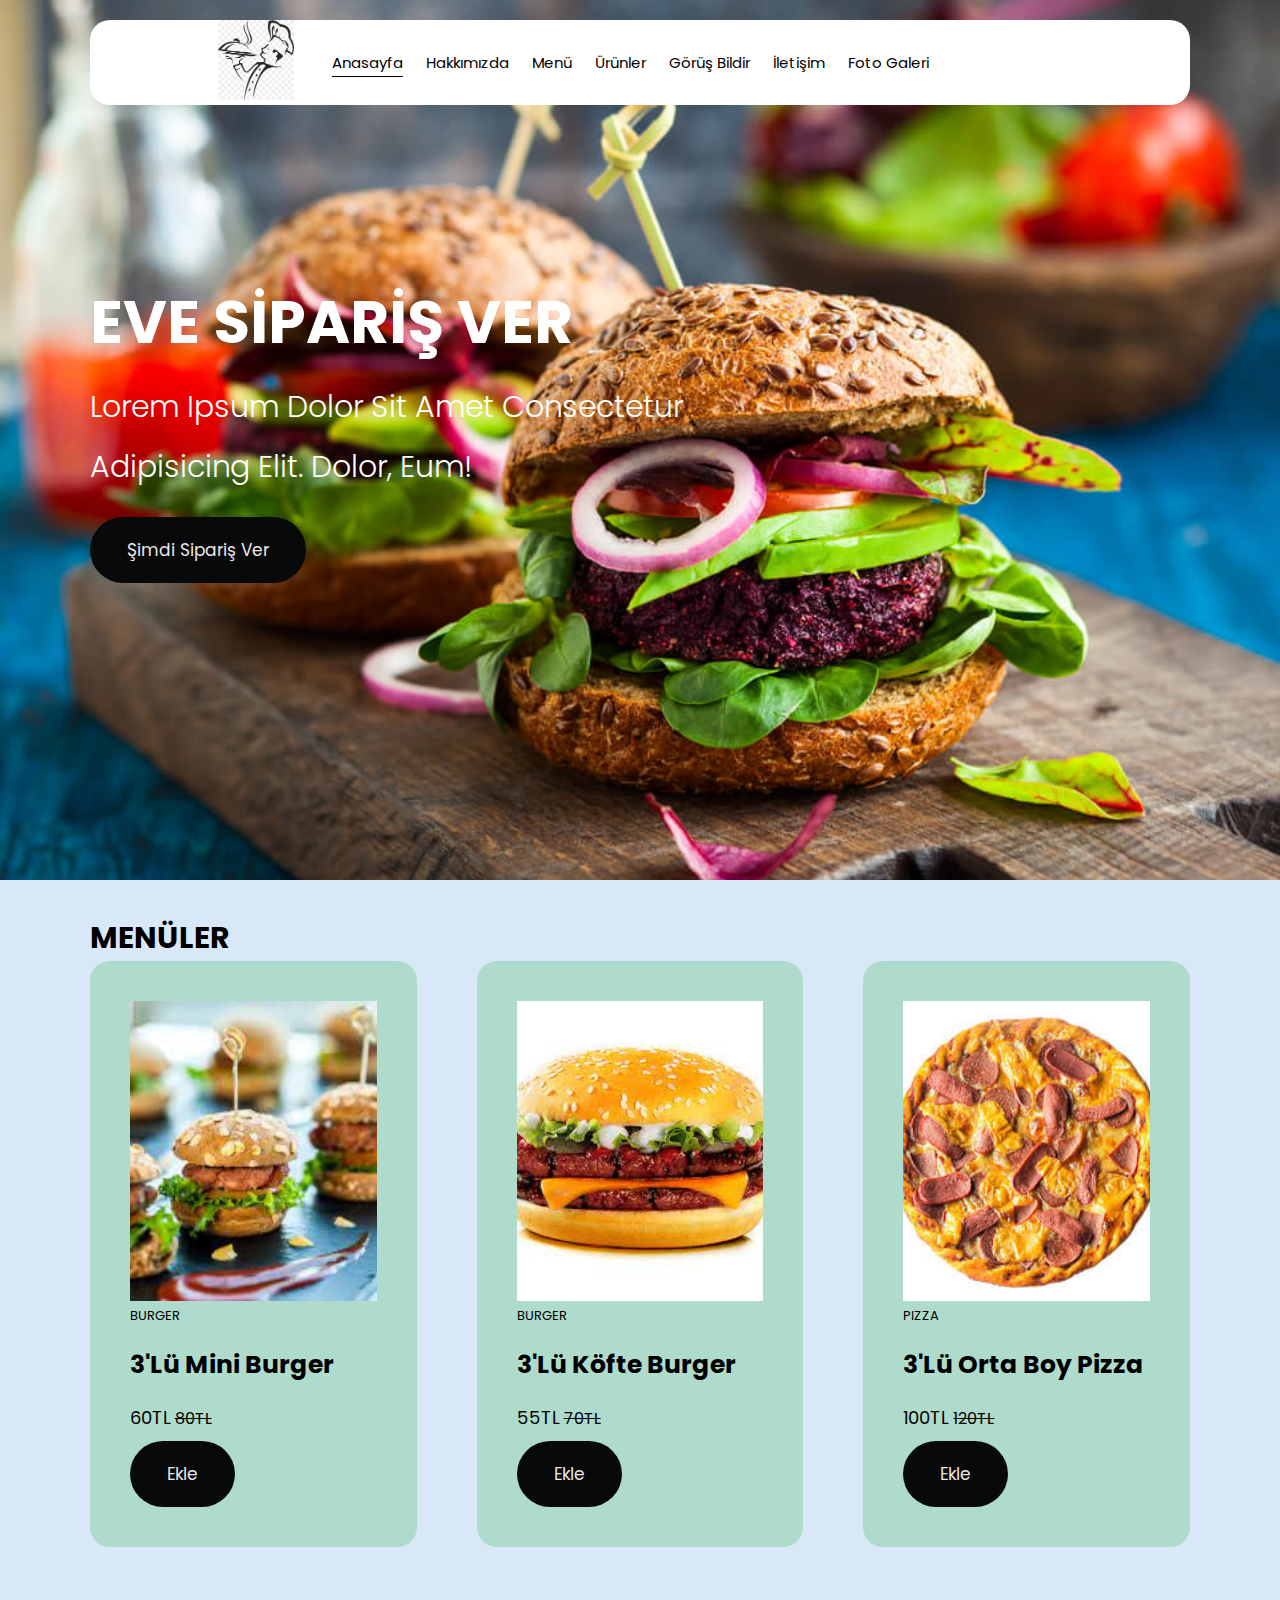
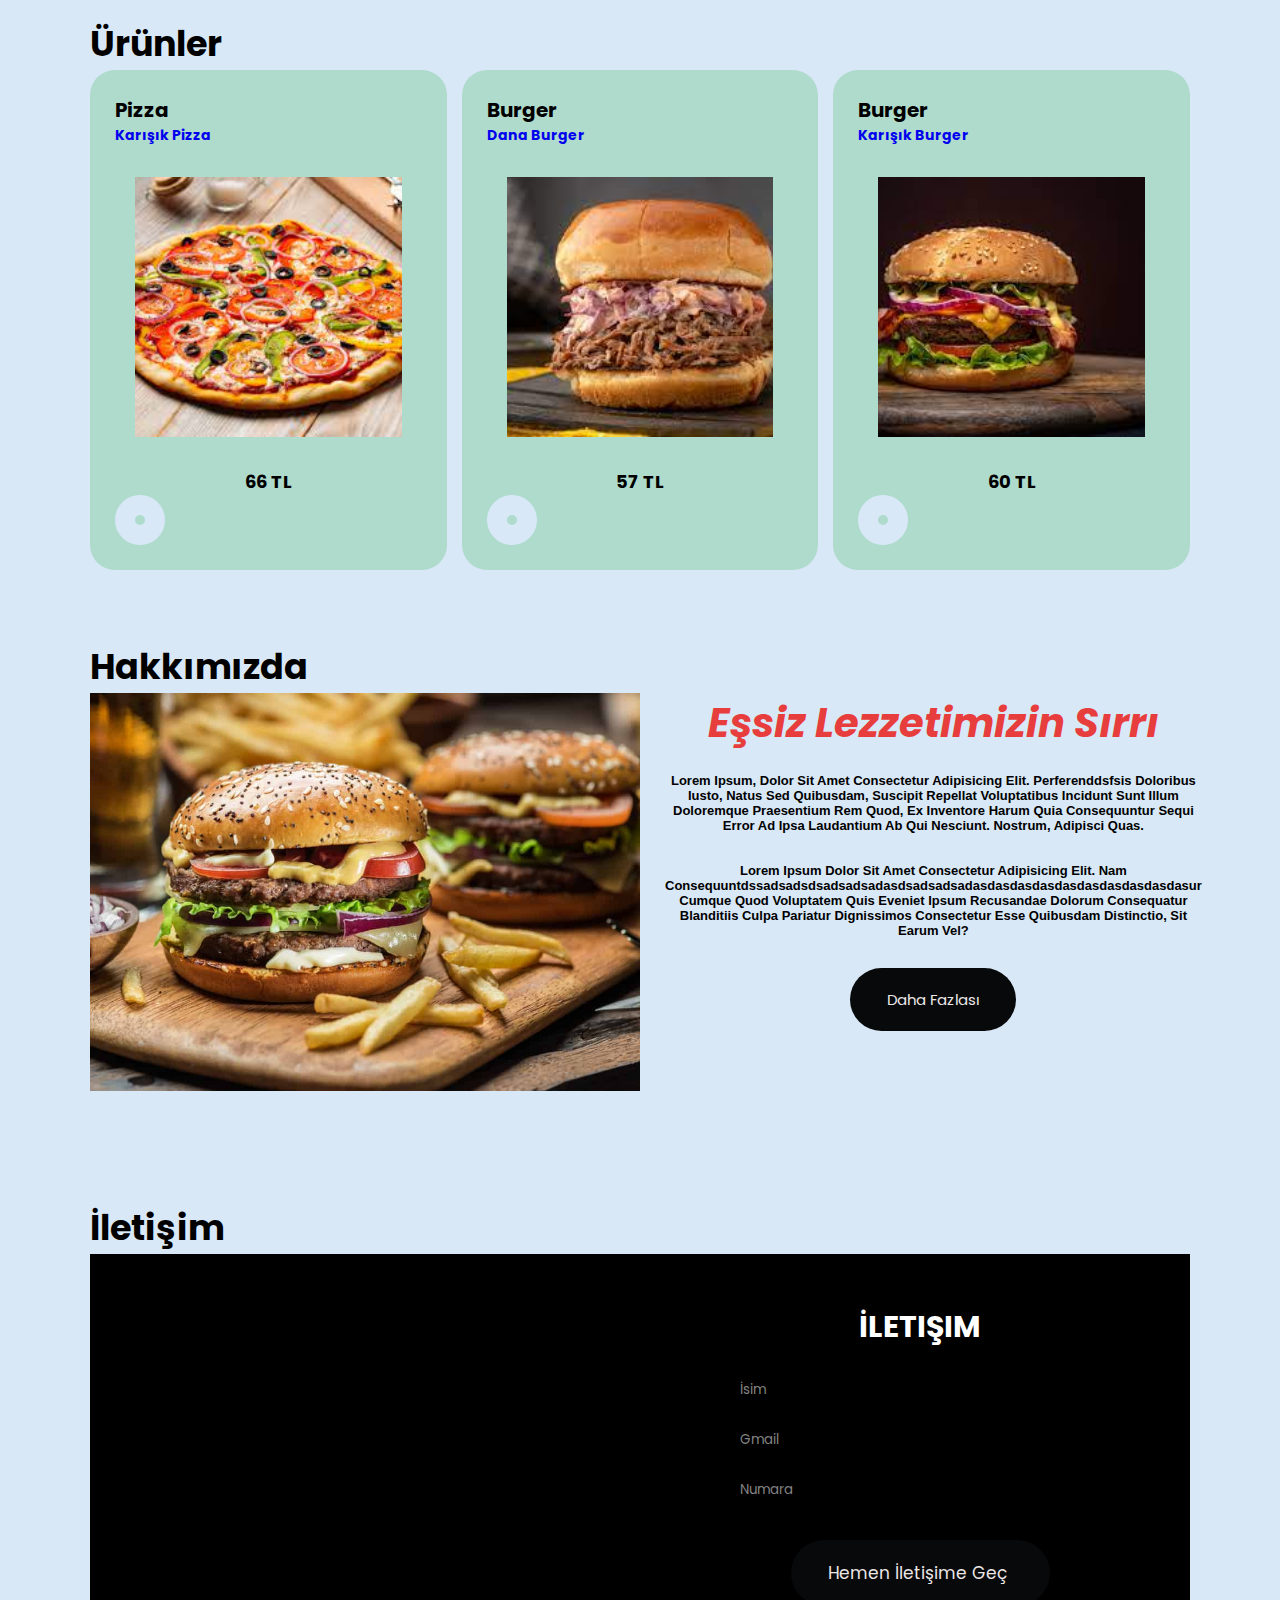
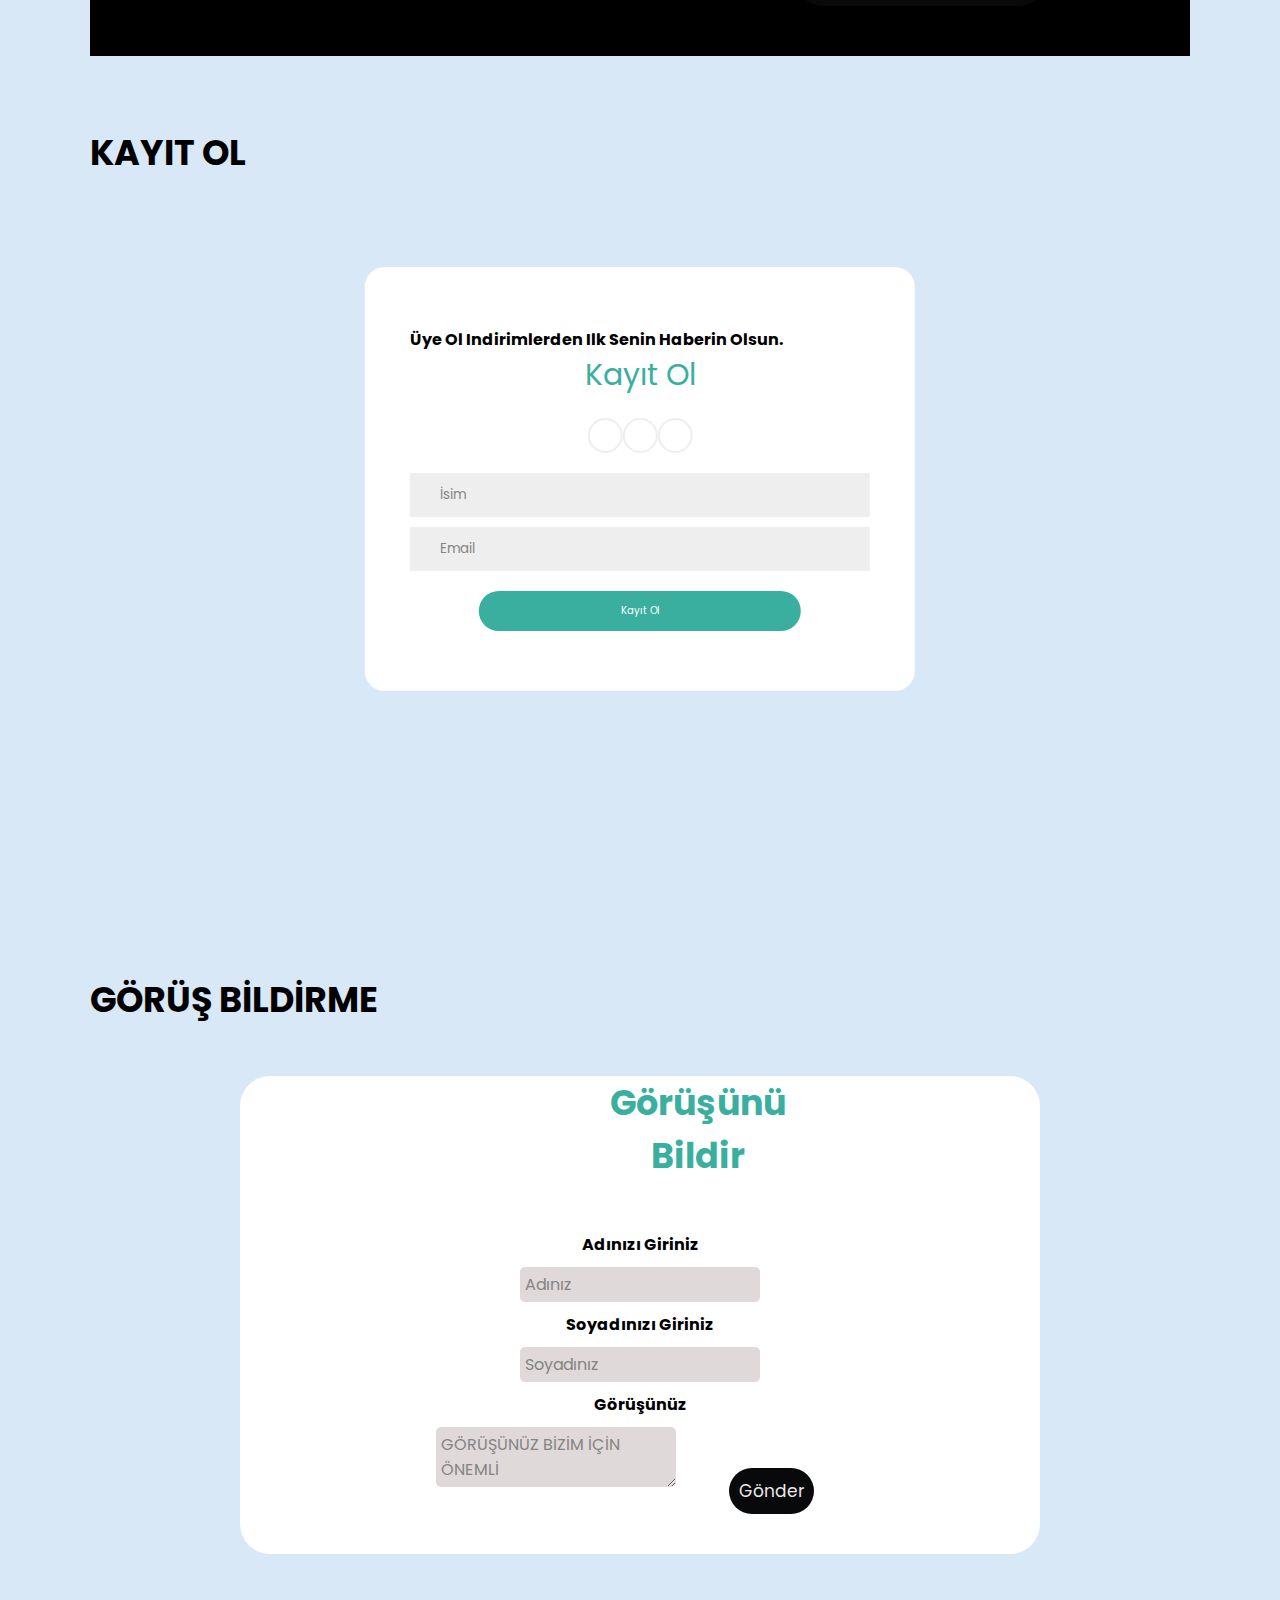
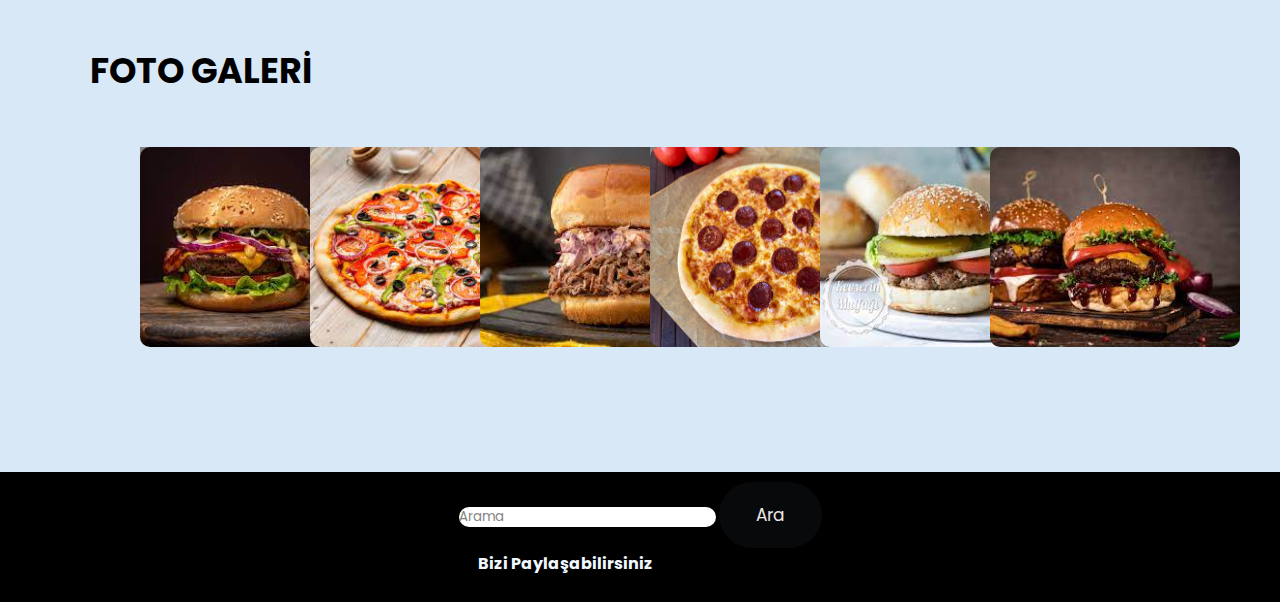
<file: sayfam/index.html>
<!DOCTYPE html>
<html lang="en">
<head>
    <meta charset="UTF-8">
    <meta http-equiv="X-UA-Compatible" content="IE=edge">
    <meta name="viewport" content="width=device-width, initial-scale=1.0">
    <link rel="stylesheet" href="https://cdnjs.cloudflare.com/ajax/libs/font-awesome/6.4.0/css/all.min.css" integrity="sha512-iecdLmaskl7CVkqkXNQ/ZH/XLlvWZOJyj7Yy7tcenmpD1ypASozpmT/E0iPtmFIB46ZmdtAc9eNBvH0H/ZpiBw==" crossorigin="anonymous" referrerpolicy="no-referrer" />
    <title>Restourant Web Sitem</title>
<link rel="stylesheet" href="style.css">



</head>


<body>
    <header class="header">
        <a href="#">
<img src="Resimler/png-transparent-chef-logo-thumbnail.png" alt="chef logosu">
</a>
<nav class="nav" >
    <a href="#" class="anasayfa">Anasayfa</a>
    <a href="#">Hakkımızda</a>
    <a href="#">Menü</a>
    <a href="#">Ürünler</a>
    <a href="#">Görüş Bildir</a>
    <a href="#">İletişim</a>
    <a href="#">Foto Galeri</a>
</nav>
<div class="arama">
<button><i class="fas fa-search"></i></button>
<button><i class="fas fa-shopping-cart"></i></button>
<button id="menu-btn"><i class="fas fa-bars"></i></button>
</div>
<div class="search-form"></div>
</header>
<section class="home">
   <div class="content"> 
    <h2>EVE SİPARİŞ VER</h2>
    <P>Lorem ipsum dolor sit amet consectetur adipisicing elit. Dolor, eum!</P>
 <a href="#" class="sipariş">Şimdi Sipariş Ver</a></div> 
 <!-- // sipariş classı sipariş ver butonunu temsil eder yani butonları temsil eder -->
</section>
<!-- MENÜ KODLARININ BAŞLANGIÇ YERİ -->
<section class="menü">
    <h2> <span>Menüler</span> </h2>
    <div class="kutular">
        <div class="kutu">
         <div class="başlık"> 
<img src="Resimler/indir.jpg" alt="burger">
<span class="kategori">Burger</span>
<h3>3'lü Mini Burger</h3>
<div class="fiyat">60TL <span>80TL</span></div>
         </div>
         <div class="bottom">
<a class="sipariş" href="#">Ekle</a>
         </div>
        </div>
        <div class="kutu">
            <div class="başlık"> 
   <img src="Resimler/indir 1.jpg"  alt="burger">
   <span class="kategori">Burger</span>
   <h3>3'lü Köfte Burger</h3>
   <div class="fiyat">55TL <span>70TL</span></div>
            </div>
            <div class="bottom">
   <a class="sipariş" href="#">Ekle</a>
            </div>
           </div>
           <div class="kutu">
            <div class="başlık"> 
   <img src="Resimler/images.jpg"  alt="pizza">
   <span class="kategori">Pizza</span>
   <h3>3'lü orta Boy Pizza </h3>
   <div class="fiyat">100TL <span>120TL</span></div>
            </div>
            <div class="bottom">
   <a class="sipariş" href="#">Ekle</a>
            </div>
           </div>

    </div>
</section>
<!-- Ürünler ksımınının başlangıcı -->
<section class="kısım">
    <h2> <span>Ürünler</span> </h2>
<div class="ürünler1">
    <div class="ürün1">
        <div class="başlangıç1">
           <h4><span>pizza</span></h4> 
            <a href="#"> karışık pizza </a>
        </div>
        <div class="resim">
            <img src="Resimler/indir (2).jpg" alt="pizza">
        </div>
        <div class="buton1">
            <div class="a">
                <b class="fiyat1" style="font-size: large;">66 TL</b>
            </div>
            <div class="btn1">
                <a href="#">
                    <i class="fas fa-plus"></i>
                </a>
            </div>
        </div>

    </div>
    <div class="ürün1">
        <div class="başlangıç1">
           <h4><span>Burger</span></h4> 
            <a href="#"> dana burger </a>
        </div>
        <div class="resim">
            <img src="Resimler/indir (3) daNA.jpg" alt="burger">
        </div>
        <div class="buton1">
            <div class="a">
                <b class="fiyat1" style="font-size: large;">57 TL</b>
            </div>
            <div class="btn1">
                <a href="#">
                    <i class="fas fa-plus"></i>
                </a>
            </div>
        </div>

    </div>
    <div class="ürün1">
        <div class="başlangıç1">
           <h4><span>Burger</span></h4> 
            <a href="#"> karışık burger </a>
        </div>
        <div class="resim">
            <img src="Resimler/indir (1).jpg" alt="burger">
        </div>
        <div class="buton1">
            <div class="a">
                <b class="fiyat1" style="font-size: large;">60 TL</b>
            </div>
            <div class="btn1">
                <a href="#">
                    <i class="fas fa-plus"></i>
                </a>
            </div>
        </div>

    </div>
    
</div>
   
    
</section>
<!-- Hakkımızda kısmının kodları -->
<section class="hakkımızda">
    <h1><span>Hakkımızda</span></h1> 
<div class="about">
    <div class="genel">
        <img src="Resimler/shutterstock_1040760661.jpg" alt="Hakkımızda">
        <div class="metin">
            <h1>Eşsiz Lezzetimizin Sırrı</h1>
            <p>Lorem ipsum, dolor sit amet consectetur adipisicing elit. Perferenddsfsis doloribus iusto, natus sed quibusdam, suscipit repellat voluptatibus incidunt sunt illum doloremque praesentium rem quod, ex inventore harum quia consequuntur sequi error ad ipsa laudantium ab qui nesciunt. Nostrum, adipisci quas.</p>
            <p>Lorem ipsum dolor sit amet consectetur adipisicing elit. Nam consequuntdssadsadsdsadsadsadasdsadsadsadasdasdasdasdasdasdasdasdasdasur cumque quod voluptatem quis eveniet ipsum recusandae dolorum consequatur blanditiis culpa pariatur dignissimos consectetur esse quibusdam distinctio, sit earum vel?</p>
            <a href="#" class="sipariş" style="font-size: 1.5rem;">Daha Fazlası</a>
        </div>
        
    </div>
</div>

</section>
<!-- iletişim kısmının kodları -->
<section class="iletişim">
    <h1>İletişim</h1>
    <div class="genel">
        <iframe class="harita" src="https://www.google.com/maps/embed?pb=!1m18!1m12!1m3!1d48658.442058147884!2d27.92503210869575!3d40.338960065681384!2m3!1f0!2f0!3f0!3m2!1i1024!2i768!4f13.1!3m3!1m2!1s0x14b5d377a8bfb0f1%3A0xbd33d2bd7058850e!2zQmFuZMSxcm1hLCBCYWzEsWtlc2ly!5e0!3m2!1str!2str!4v1684579872204!5m2!1str!2str"  loading="lazy" referrerpolicy="no-referrer-when-downgrade"></iframe>
        <form >
            <h2>İletişim</h2>
            <div class="giriş">
                <i class="fas fa-user"></i>
                <input type="text" placeholder="İsim">
                
            </div>
            <div class="giriş">
                <i class="fas fa-envelope"></i>
                <input type="text" placeholder="Gmail">
                
            </div>
            <div class="giriş">
                <i class="fas fa-phone"></i>
                <input type="text" placeholder="Numara">
                
            </div>
            <input type="submit" class="sipariş" value="Hemen İletişime Geç "  >
        </form>
    </div>
</section>
<!-- KAyıt OL kısmı kodları -->
<section class="baş">
    <h1>KAYIT OL</h1>
  
<div class="wrapper">
   
    <p>Üye ol indirimlerden ilk senin haberin olsun.</p>
    <div class="title">Kayıt ol
    </div>
    <div class="social_media">
        <div class="item">
            <i class="fab fa-facebook-f"></i>
        </div>
        <div class="item">
            <i class="fab fa-instagram"></i>
        </div>
        <div class="item">
            <i class="fab fa-twitter"></i>
        </div>
    </div>

    <div class="form">
        <div class="input_field">
            <input type="text" placeholder="İsim" class="input">
            <i class="fas fa-user"></i>
        </div>
        <div class="input_field">
            <input type="text" placeholder="Email" class="input">
            <i class="far fa-envelope"></i>
        </div>
       
            <div class="btn">
                <a href="#" >Kayıt Ol</a>
            </div>
        </div>
    </div>
</div>
</section>
<!-- anket kısmı -->

<section class="ana">
    <h1>GÖRÜŞ BİLDİRME</h1>
<div class="anket">
   <h2>Görüşünü Bildir</h2>
<div class="bölüm1">
    <h3>Adınızı Giriniz</h3>
    <input type="text" placeholder="adınız">
</div>
<div class="bölüm2">
    <h3>Soyadınızı Giriniz</h3>
    <input type="text" placeholder="soyadınız">
</div>
<tr>
   
    <td>
        <h3>Görüşünüz</h3>
        <textarea name="gorus" class="görüş" placeholder="GÖRÜŞÜNÜZ BİZİM İÇİN ÖNEMLİ"></textarea>
    </td>    
</tr>

<div class="sipariş"  >Gönder</div>
</div>

</section>
<!-- GAleri kısmı -->
<section class="Galeri-baş">
    <h1>FOTO GALERİ</h1>
<div class="galeri">
    <div class="galeri-kutu"><img src="Resimler/indir (1).jpg" alt=""></div>
    <div class="galeri-kutu"><img src="Resimler/indir (2).jpg" alt=""></div>
    <div class="galeri-kutu"><img src="Resimler/indir (3) daNA.jpg" alt=""></div>
    <div class="galeri-kutu"><img src="Resimler/sucuklu-pizza-yeni-onecikan.jpg"  alt=""></div>
    <div class="galeri-kutu"><img src="Resimler/indir galeri1.jpg" alt=""> </div>
    <div class="galeri-kutu"><img src="Resimler/indir galeri2.jpg" alt="">
    </div>
</div>
</section>
<!-- footer kısmının kodları -->
<div class="footer">
    <div class="arama">
        <input type="search" class="arama-giriş" placeholder="Arama" style="border-radius: 2rem;">
        <button class="sipariş" >Ara</button>

    </div>
    <div class="paylaş">
        <h4 style="color: aliceblue;">Bizi Paylaşabilirsiniz</h4>
        <a href="https://www.google.com/search?gs_ssp=eJzj4tLP1TfIyK1MKy5TYDRgdGDw4khLTE5Nys_PBgBmYAfL&client=opera&q=facebook&sourceid=opera&ie=UTF-8&oe=UTF-8" class="fab fa-facebook-f"></a>
        <a href="https://www.google.com/search?client=opera&q=twitter&sourceid=opera&ie=UTF-8&oe=UTF-8" class="fab fa-twitter"></a>
        <a href="https://www.google.com/search?client=opera&q=instagram&sourceid=opera&ie=UTF-8&oe=UTF-8" class="fab fa-instagram"></a>
    </div>
</div>



<script src="main.js"></script>
</body>
</html>
</file>
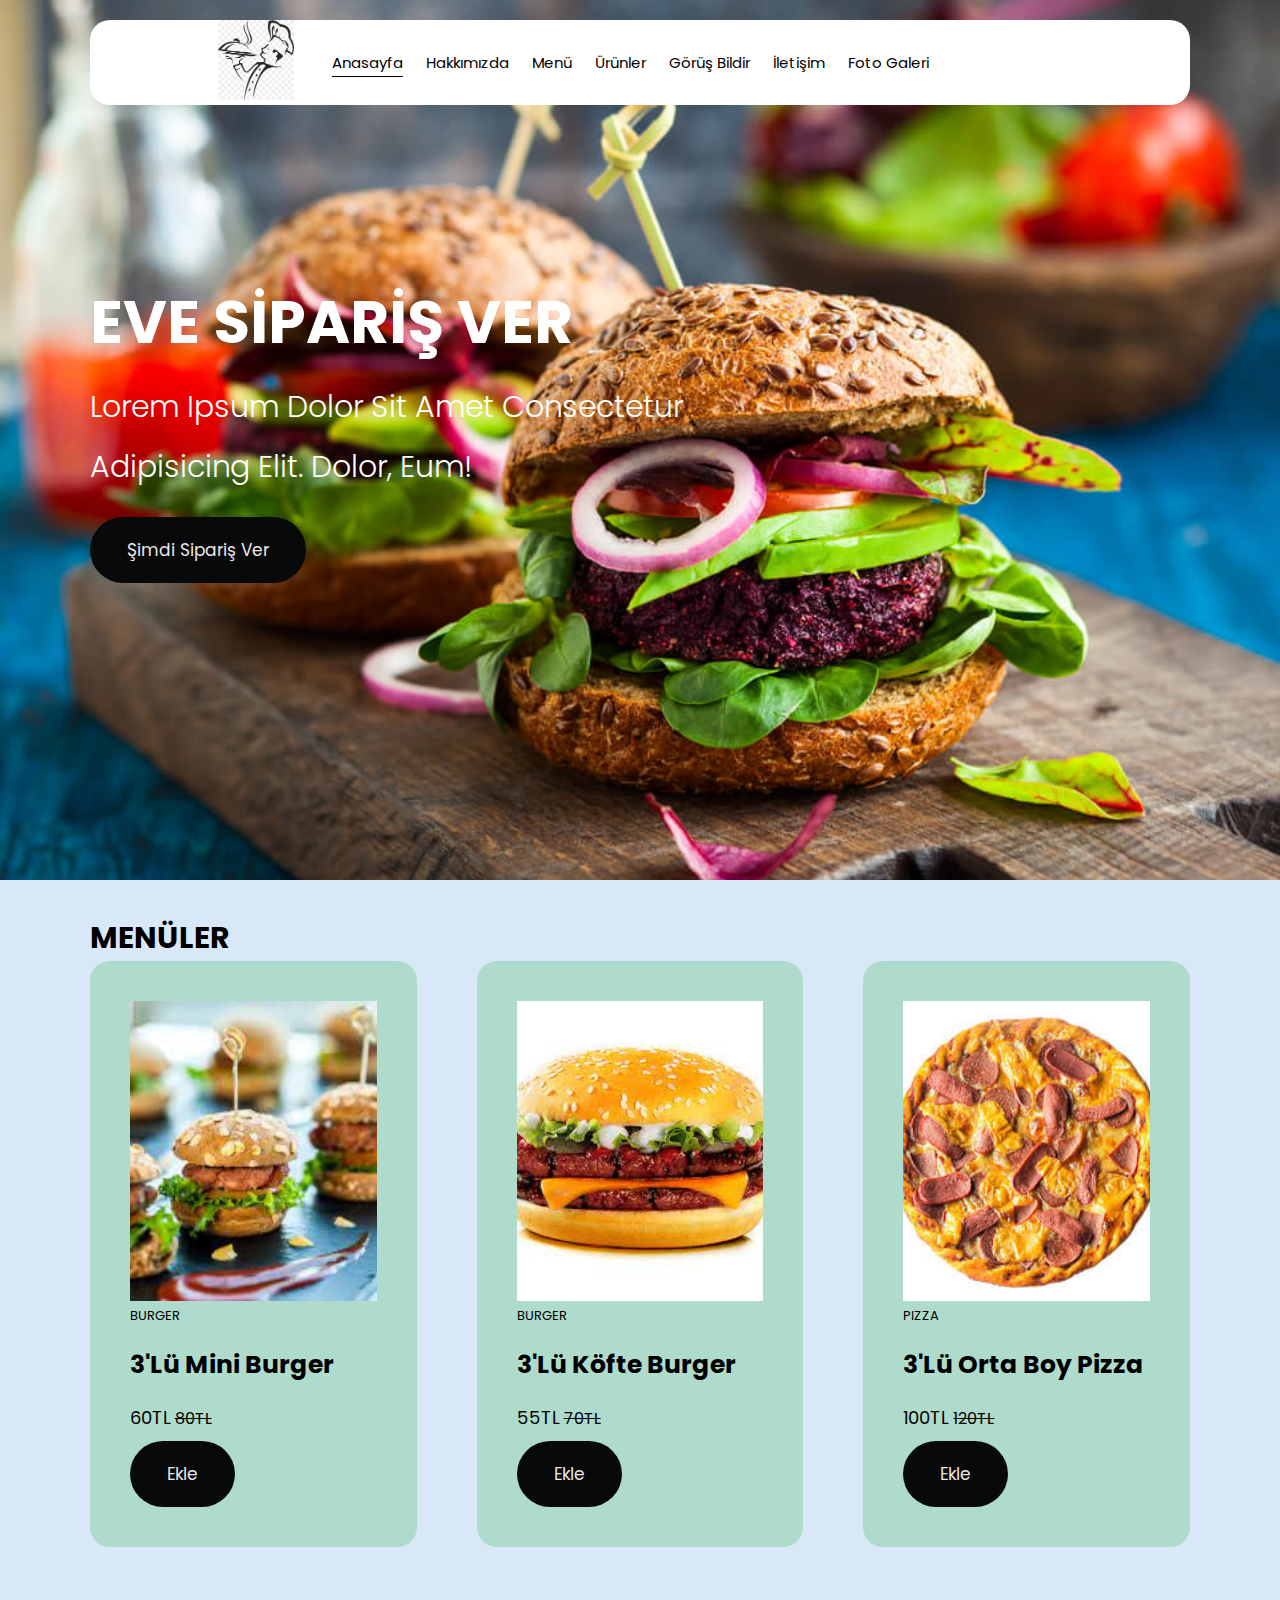
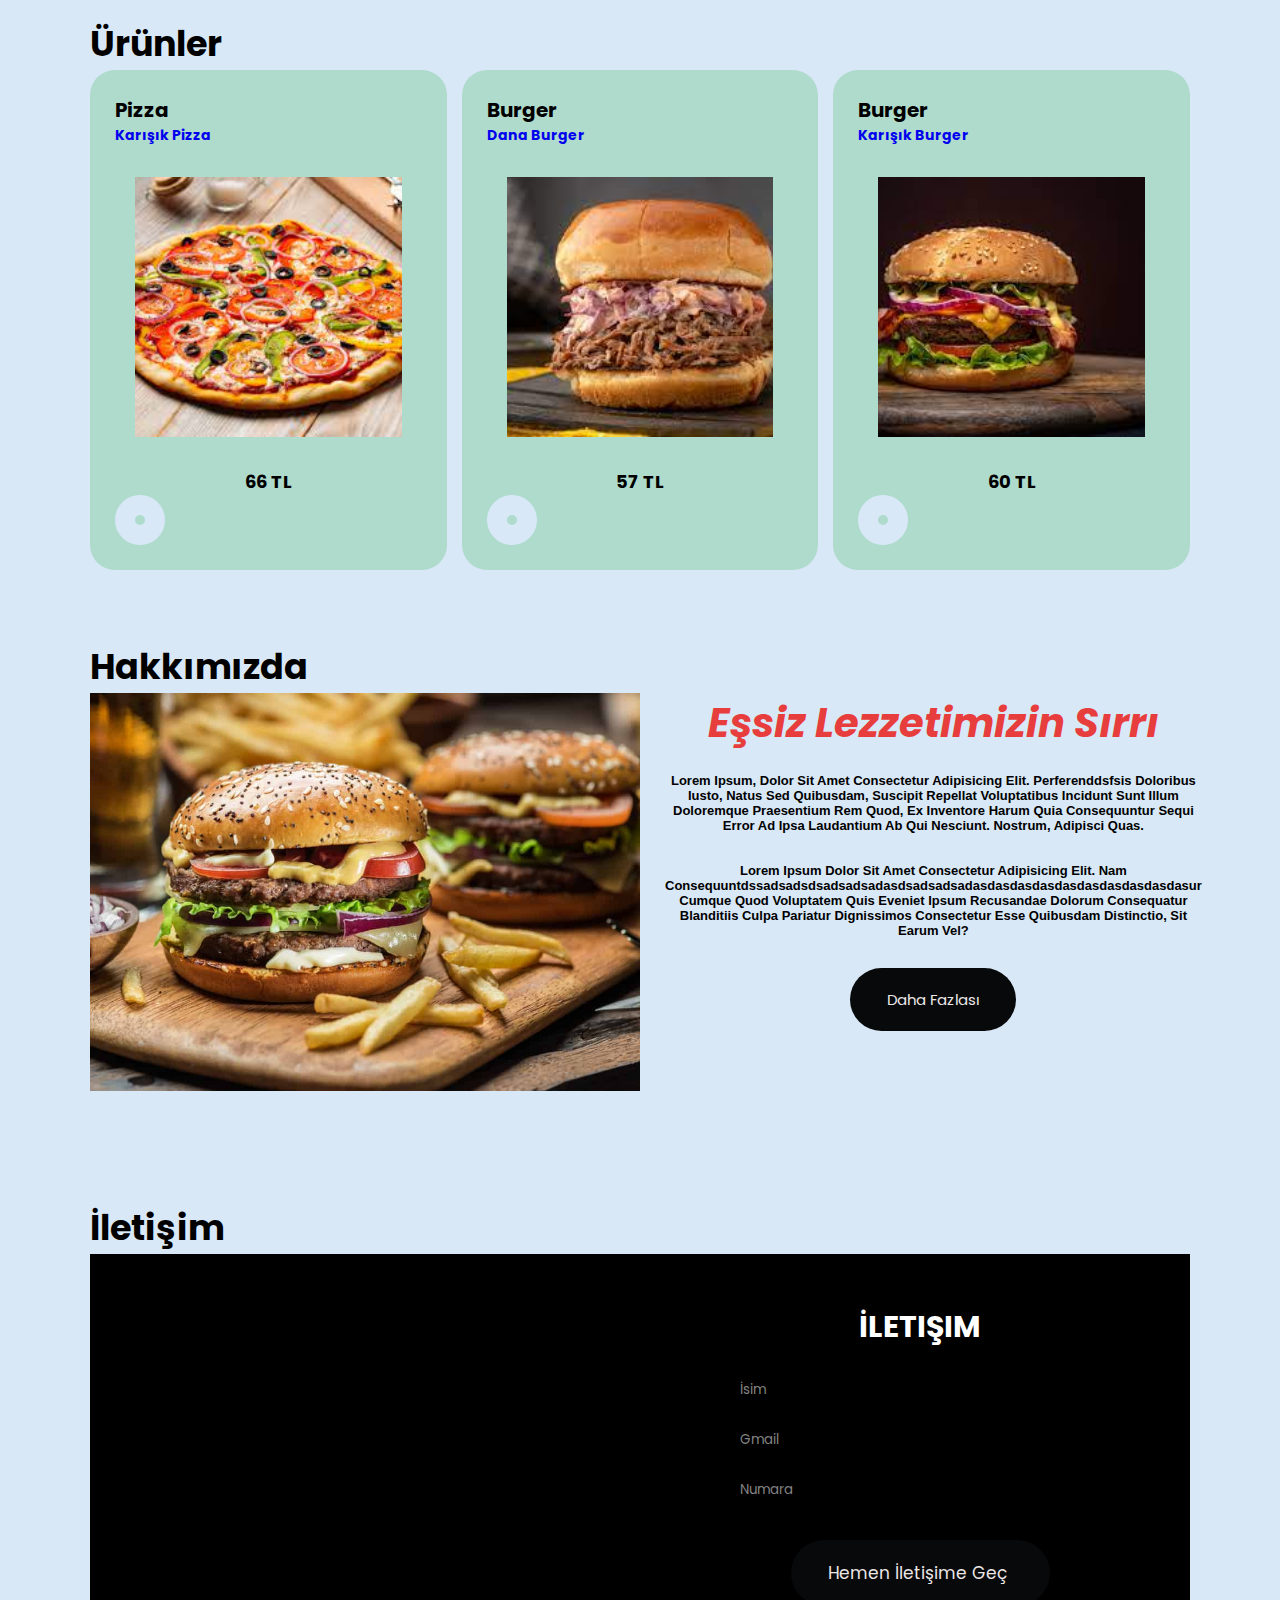
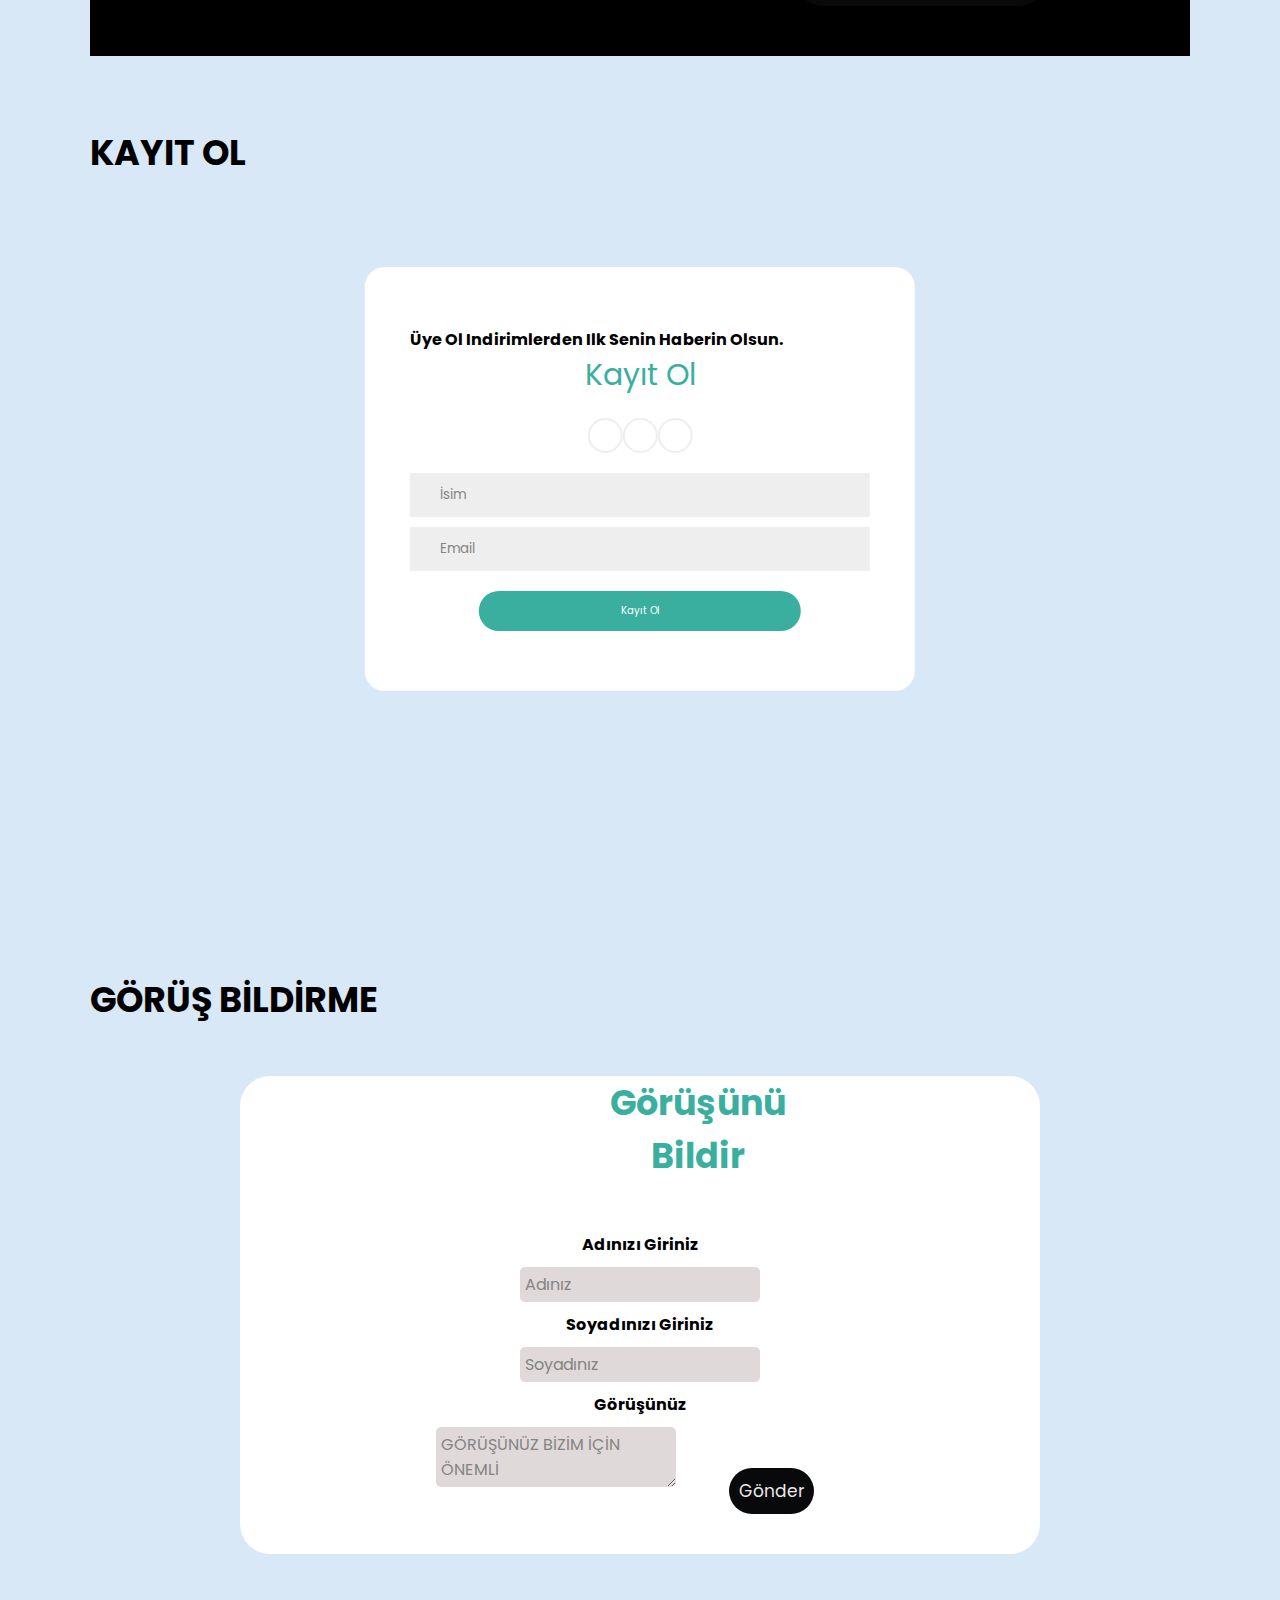
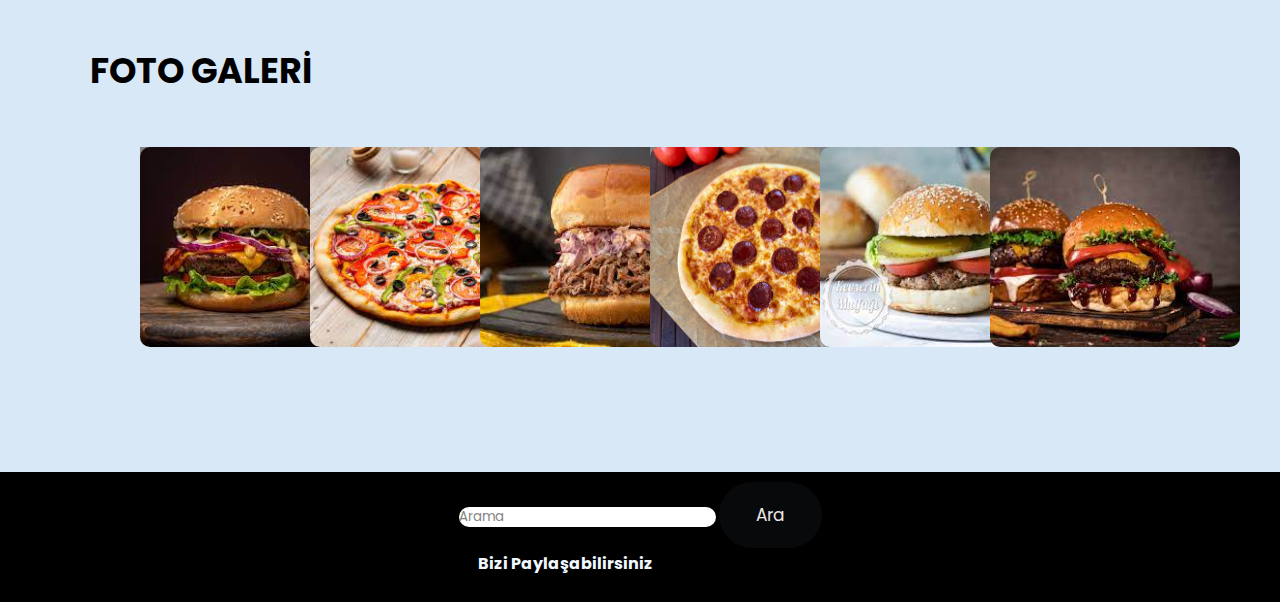
<file: sayfam1/index.html>
<!DOCTYPE html>
<html lang="en">
<head>
    <meta charset="UTF-8">
    <meta http-equiv="X-UA-Compatible" content="IE=edge">
    <meta name="viewport" content="width=device-width, initial-scale=1.0">
    <link rel="stylesheet" href="https://cdnjs.cloudflare.com/ajax/libs/font-awesome/6.4.0/css/all.min.css" integrity="sha512-iecdLmaskl7CVkqkXNQ/ZH/XLlvWZOJyj7Yy7tcenmpD1ypASozpmT/E0iPtmFIB46ZmdtAc9eNBvH0H/ZpiBw==" crossorigin="anonymous" referrerpolicy="no-referrer" />
    <title>Restourant Web Sitem</title>
<link rel="stylesheet" href="style.css">



</head>


<body>
    <header class="header">
        <a href="#">
<img src="Resimler/png-transparent-chef-logo-thumbnail.png" alt="chef logosu">
</a>
<nav class="nav" >
    <a href="#" class="anasayfa">Anasayfa</a>
    <a href="#">Hakkımızda</a>
    <a href="#">Menü</a>
    <a href="#">Ürünler</a>
    <a href="#">Görüş Bildir</a>
    <a href="#">İletişim</a>
    <a href="#">Foto Galeri</a>
</nav>
<div class="arama">
<button ><i class="fas fa-search"></i></button>
<button araba-noktasi><i class="fas fa-shopping-cart"></i></button>
<button id="menu-btn"><i class="fas fa-bars"></i></button>
</div>
<div class="search-form"></div>
</header>
<section class="home">
   <div class="content"> 
    <h2 >EVE SİPARİŞ VER</h2>
    <P>Lorem ipsum dolor sit amet consectetur adipisicing elit. Dolor, eum!</P>
 <a href="#" class="sipariş">Şimdi Sipariş Ver</a></div> 
 <!-- // sipariş classı sipariş ver butonunu temsil eder yani butonları temsil eder -->
</section>
<!-- MENÜ KODLARININ BAŞLANGIÇ YERİ -->
<section class="menü">
    <h2> <span>Menüler</span> </h2>
    <div class="kutular">
        <div class="kutu">
         <div class="başlık"> 
<img src="Resimler/indir.jpg" alt="burger">
<span class="kategori">Burger</span>
<h3>3'lü Mini Burger</h3>
<div class="fiyat">60TL <span>80TL</span></div>
         </div>
         <div class="bottom">
<a class="sipariş" href="#">Ekle</a>
         </div>
        </div>
        <div class="kutu">
            <div class="başlık"> 
   <img src="Resimler/indir 1.jpg"  alt="burger">
   <span class="kategori">Burger</span>
   <h3>3'lü Köfte Burger</h3>
   <div class="fiyat">55TL <span>70TL</span></div>
            </div>
            <div class="bottom">
   <a class="sipariş" href="#">Ekle</a>
            </div>
           </div>
           <div class="kutu">
            <div class="başlık"> 
   <img src="Resimler/images.jpg"  alt="pizza">
   <span class="kategori">Pizza</span>
   <h3>3'lü orta Boy Pizza </h3>
   <div class="fiyat">100TL <span>120TL</span></div>
            </div>
            <div class="bottom">
   <a class="sipariş" href="#">Ekle</a>
            </div>
           </div>

    </div>
</section>
<!-- Ürünler ksımınının başlangıcı -->
<section class="kısım">
    <h2> <span>Ürünler</span> </h2>
<div class="ürünler1">
    <div class="ürün1">
        <div class="başlangıç1">
           <h4><span>pizza</span></h4> 
            <a href="#"> karışık pizza </a>
        </div>
        <div class="resim">
            <img src="Resimler/indir (2).jpg" alt="pizza">
        </div>
        <div class="buton1">
            <div class="a">
                <b class="fiyat1" style="font-size: large;">66 TL</b>
            </div>
            <div class="btn1">
                <a href="#">
                    <i class="fas fa-plus"></i>
                </a>
            </div>
        </div>

    </div>
    <div class="ürün1">
        <div class="başlangıç1">
           <h4><span>Burger</span></h4> 
            <a href="#"> dana burger </a>
        </div>
        <div class="resim">
            <img src="Resimler/indir (3) daNA.jpg" alt="burger">
        </div>
        <div class="buton1">
            <div class="a">
                <b class="fiyat1" style="font-size: large;">57 TL</b>
            </div>
            <div class="btn1">
                <a href="#">
                    <i class="fas fa-plus"></i>
                </a>
            </div>
        </div>

    </div>
    <div class="ürün1">
        <div class="başlangıç1">
           <h4><span>Burger</span></h4> 
            <a href="#"> karışık burger </a>
        </div>
        <div class="resim">
            <img src="Resimler/indir (1).jpg" alt="burger">
        </div>
        <div class="buton1">
            <div class="a">
                <b class="fiyat1" style="font-size: large;">60 TL</b>
            </div>
            <div class="btn1">
                <a href="#">
                    <i class="fas fa-plus"></i>
                </a>
            </div>
        </div>

    </div>
    
</div>
   
    
</section>
<!-- Hakkımızda kısmının kodları -->
<section class="hakkımızda">
    <h1><span>Hakkımızda</span></h1> 
<div class="about">
    <div class="genel">
        <img src="Resimler/shutterstock_1040760661.jpg" alt="Hakkımızda">
        <div class="metin">
            <h1>Eşsiz Lezzetimizin Sırrı</h1>
            <p>Lorem ipsum, dolor sit amet consectetur adipisicing elit. Perferenddsfsis doloribus iusto, natus sed quibusdam, suscipit repellat voluptatibus incidunt sunt illum doloremque praesentium rem quod, ex inventore harum quia consequuntur sequi error ad ipsa laudantium ab qui nesciunt. Nostrum, adipisci quas.</p>
            <p>Lorem ipsum dolor sit amet consectetur adipisicing elit. Nam consequuntdssadsadsdsadsadsadasdsadsadsadasdasdasdasdasdasdasdasdasdasur cumque quod voluptatem quis eveniet ipsum recusandae dolorum consequatur blanditiis culpa pariatur dignissimos consectetur esse quibusdam distinctio, sit earum vel?</p>
            <a href="#" class="sipariş" style="font-size: 1.5rem;">Daha Fazlası</a>
        </div>
        
    </div>
</div>

</section>
<!-- iletişim kısmının kodları -->
<section class="iletişim">
    <h1>İletişim</h1>
    <div class="genel">
        <iframe class="harita" src="https://www.google.com/maps/embed?pb=!1m18!1m12!1m3!1d48658.442058147884!2d27.92503210869575!3d40.338960065681384!2m3!1f0!2f0!3f0!3m2!1i1024!2i768!4f13.1!3m3!1m2!1s0x14b5d377a8bfb0f1%3A0xbd33d2bd7058850e!2zQmFuZMSxcm1hLCBCYWzEsWtlc2ly!5e0!3m2!1str!2str!4v1684579872204!5m2!1str!2str"  loading="lazy" referrerpolicy="no-referrer-when-downgrade"></iframe>
        <form >
            <h2>İletişim</h2>
            <div class="giriş">
                <i class="fas fa-user"></i>
                <input type="text" placeholder="İsim">
                
            </div>
            <div class="giriş">
                <i class="fas fa-envelope"></i>
                <input type="text" placeholder="Gmail">
                
            </div>
            <div class="giriş">
                <i class="fas fa-phone"></i>
                <input type="text" placeholder="Numara">
                
            </div>
            <input type="submit" class="sipariş" value="Hemen İletişime Geç "  >
        </form>
    </div>
</section>
<!-- KAyıt OL kısmı kodları -->
<section class="baş">
    <h1>KAYIT OL</h1>
  
<div class="wrapper">
   
    <p>Üye ol indirimlerden ilk senin haberin olsun.</p>
    <div class="title">Kayıt ol
    </div>
    <div class="social_media">
        <div class="item">
            <i class="fab fa-facebook-f"></i>
        </div>
        <div class="item">
            <i class="fab fa-instagram"></i>
        </div>
        <div class="item">
            <i class="fab fa-twitter"></i>
        </div>
    </div>

    <div class="form">
        <div class="input_field">
            <input type="text" placeholder="İsim" class="input">
            <i class="fas fa-user"></i>
        </div>
        <div class="input_field">
            <input type="text" placeholder="Email" class="input">
            <i class="far fa-envelope"></i>
        </div>
       
            <div class="btn">
                <a href="#" >Kayıt Ol</a>
            </div>
        </div>
    </div>
</div>
</section>
<!-- anket kısmı -->

<section class="ana">
    <h1>GÖRÜŞ BİLDİRME</h1>
<div class="anket">
   <h2>Görüşünü Bildir</h2>
<div class="bölüm1">
    <h3>Adınızı Giriniz</h3>
    <input type="text" placeholder="adınız">
</div>
<div class="bölüm2">
    <h3>Soyadınızı Giriniz</h3>
    <input type="text" placeholder="soyadınız">
</div>
<tr>
   
    <td>
        <h3>Görüşünüz</h3>
        <textarea name="gorus" class="görüş" placeholder="GÖRÜŞÜNÜZ BİZİM İÇİN ÖNEMLİ"></textarea>
    </td>    
</tr>

<div class="sipariş"  >Gönder</div>
</div>

</section>
<!-- GAleri kısmı -->
<section class="Galeri-baş">
    <h1>FOTO GALERİ</h1>
<div class="galeri">
    <div class="galeri-kutu"><img src="Resimler/indir (1).jpg" alt=""></div>
    <div class="galeri-kutu"><img src="Resimler/indir (2).jpg" alt=""></div>
    <div class="galeri-kutu"><img src="Resimler/indir (3) daNA.jpg" alt=""></div>
    <div class="galeri-kutu"><img src="Resimler/sucuklu-pizza-yeni-onecikan.jpg"  alt=""></div>
    <div class="galeri-kutu"><img src="Resimler/indir galeri1.jpg" alt=""> </div>
    <div class="galeri-kutu"><img src="Resimler/indir galeri2.jpg" alt="">
    </div>
</div>
</section>
<!-- footer kısmının kodları -->
<div class="footer">
    <div class="arama">
        <input type="search" class="arama-giriş" placeholder="Arama" style="border-radius: 2rem;">
        <button class="sipariş" >Ara</button>

    </div>
    <div class="paylaş">
        <h4 style="color: aliceblue;">Bizi Paylaşabilirsiniz</h4>
        <a href="https://www.google.com/search?gs_ssp=eJzj4tLP1TfIyK1MKy5TYDRgdGDw4khLTE5Nys_PBgBmYAfL&client=opera&q=facebook&sourceid=opera&ie=UTF-8&oe=UTF-8" class="fab fa-facebook-f"></a>
        <a href="https://www.google.com/search?client=opera&q=twitter&sourceid=opera&ie=UTF-8&oe=UTF-8" class="fab fa-twitter"></a>
        <a href="https://www.google.com/search?client=opera&q=instagram&sourceid=opera&ie=UTF-8&oe=UTF-8" class="fab fa-instagram"></a>
    </div>
</div>



<script src="main.js"></script>
</body>
</html>
</file>
<file: sayfam/style.css>
@import url('https://fonts.googleapis.com/css2?family=Poppins:ital,wght@0,100;0,300;1,400;1,500;1,600&display=swap');

:root{
--main-color: #d8e8f7;
--black-color:#000000;
}

*{
    margin: 0;
    font-family: "poppins", sans-serif;
    padding: 0;
    text-decoration: none;
    outline: none;
    transition: 0.2s ease;
    border: none;
    text-transform: capitalize;
    box-sizing: border-box;
  
    
}

.header img{
    height: 8rem;
}
html{
    overflow: auto;
    scroll-padding-top: 9rem;
    scroll-behavior: smooth;
    font-size: 62.5%;
}
body{
    background-color: var(--main-color);
   
    
}
section{
    padding: 3.5rem 7%;
}
.sipariş{
    margin-top: 1rem;
    display: inline-block;
    font-size: 1.7rem;
    padding: 2rem 3.7rem;
    border-radius: 35rem;
    background-color: rgb(8, 9, 10);
    color: rgb(236, 231, 231);
}
.header{
    background-color: white;
    align-items: center;
    display: flex;
    padding: 0 10%;
    margin: 2rem 7%;
    justify-content: space-between;
    position: sticky;   
    top: 0;
    z-index: 1000;
    border-radius: 2rem; 
    }
    .header .nav a{
        font-size: 1.5rem;
        color: var(--black-color);
        margin: 0 1rem;
        border-bottom: 0.1rem solid transparent;

    }
    .header .nav a:hover{
        border-color: var(--black-color);
        padding-bottom: 0.3rem;
    }
    .header .nav  .anasayfa{
        border-color: var(--black-color);
        padding-bottom: 0.3rem;
    }
    .header .arama button{
margin-left: 2rem;
cursor: pointer;
background-color: transparent;
font-size: 2rem;

    }
    .home{
        min-height: 100vh;
        background: url(Resimler/yemek-fotografi-nasil-cekilir-ankara-dijital-ajans-siradisi-digital-5.jpg) no-repeat;
        background-size: cover;
        background-position: center;
        display: flex;
        align-items: center;
        margin-top: -14.5rem;
    }
    .home .content{
        max-width: 60rem;

    }
    .home .content h2{
        font-size: 6rem;
        color: white;

    }
    .home .content p{
        font-size: 3rem;
        font-weight: 300;
        line-height: 2;
        padding: 1rem 0;
        color: #ffffff;
        
    }
    .sipariş:hover{
        opacity: 0.7;
        

    }
    .menü .kutular .kutu .fiyat span{
        text-decoration-line: line-through;
        font-size: medium;
    
    }
    .menü span{
        font-size: 3rem;
        text-transform: uppercase;
        padding: 3rem 0;
       
    }
    .menü .kutular .kutu .fiyat{
        font-size: 2rem;
        font-size: large;
    }
    .menü .kutular .kutu h3{
        font-size: 2.5rem;
        padding: 2rem 0 ;
    }
    .menü .kutular .kutu .kategori{
text-transform: uppercase;
        font-size: 1.3rem;
    }
    .menü .kutular .kutu{
background-color: rgb(174, 219, 204);
padding: 4rem;
display: flex;
justify-content: space-between;
flex-direction: column;
align-items: flex-start;
border-radius: 2rem;
min-height: 55rem;


    }
    .menü .kutular .kutu img{
        width: 100%;
        object-fit: cover;
        height: 30rem;
        background-color: transparent;

    }

    .menü .kutular{
gap: 6rem;
        display: grid;
        grid-template-columns: repeat(auto-fit, minmax(30rem, 1fr));
    }
    .kısım .ürünler1{
        gap: 1.5rem;
        display: grid;
        grid-template-columns: repeat(auto-fit,minmax(30rem,1fr));
    }
    .kısım .ürünler1 .ürün1{
        text-align: center;
        border-radius: 2.5rem;
        display: flex;
        height: 50rem;
       padding: 2.5rem;
        justify-content: space-between;
        flex-direction: column;
        position: relative;
        background-color: rgb(174, 219, 204);
    }
    .kısım .ürünler1 .ürün1 .başlangıç1 a{
        font-weight: bold;
        text-align: start;
        font-size: 1.4rem;
       
    }
    .kısım .ürünler1 .ürün1 .başlangıç1 h4{
        font-size: 2rem;

    }
    .kısım .ürünler1 .ürün1 .başlangıç1{
        flex-direction: column;
        align-items: flex-start;
        position: relative;
        display: flex;
    }
  
    }
    .kısım .ürünler1 .buton1{
        position: relative;
        display: flex;
        align-items: center;
        padding: 10rem;
        font-size: large;
        
        
    }
    .kısım .ürünler1 .ürün1 .btn1 a{
        display: flex;
        align-items: center;
        border-radius: 50%;
        width: 5rem;
        height: 5rem;
        border: 2rem solid var(--main-color);
    }
    .kısım h2 span{
font-weight: bold;
font-size: 3.5rem;
    }
    .kısım .ürünler1 .ürün1 .resim img{
        display: flex;
        top: 50%;
        width: 100%;
        height: 100%;
       height: 30rem;
        border-radius: 2rem;
        width: 100%;
        object-fit: cover;
       padding: 2rem ;
    }
.hakkımızda .about img{
    width: 50%;
    
}
.metin{
    text-align: center;

}
.metin p{
    font-family:  sans-serif;
    font-weight: bold;
    font-size: small;
    padding: 1rem 0;
    margin: 1rem 0;
}
.hakkımızda .about .metin h1{
    font-size: large;
font-size: 4rem;
font-style: italic;
color: rgb(231, 61, 61);
}
  
  .genel{
    display: flex;
    column-gap: 2.5rem;
    
  }
.hakkımızda h1 span{
    font-weight: bold;
    font-size: 3.5rem;
}
.hakkımızda{
    margin-bottom: 4rem;
}
.iletişim .genel .harita{
    flex: 1 1 45rem;
    object-fit: cover;
    width: 100%;
}
.iletişim .genel form .giriş i{
    color: white;
    margin-right: 1rem;
    padding-left: 6rem;
    font-size: 2.5rem;
}
.iletişim .genel form .giriş{
    margin-top: 3rem;
    display: flex;
    border: var(--black-color);
    align-items: center; 
    margin-bottom: 3rem;
    

}
.iletişim .genel form h2{
    font-size: 3rem;
    color: white;
    text-transform: uppercase;
}
.iletişim .genel{
    display: flex;
    background-color: var(--black-color);
    flex-wrap: wrap;
    gap: 2rem;
}
.iletişim .genel form{
    flex: 1 1 45rem;
    object-fit: cover;
    width: 100%;
    padding: 5rem 2rem;
    text-align: center;
}
.iletişim h1{
    font-weight: bold;
    font-size: 3.5rem;
}
.iletişim .genel form .giriş input{
    color: wheat;
    width: 100%;
    background: none;
}
/* asdasdasdasdsadsadsadsadsadsaddsadsa */

.wrapper{
    max-width: 50%;
    width: 100%;
    position: relative;
    background: #fff;
    padding: 60px 45px;
   padding: auto;
   margin-top: 30rem;
    top: 50%;
    left: 50%;
    transform: translate(-50%, -50%);
    border-radius: 2rem;
}
.baş h1{
    font-weight: bold;
    font-size: 3.5rem;

}
.baş .wrapper p{
    font-size: medium;
    font-weight: bold;
}

.wrapper .title{
    margin-bottom: 20px;
    text-align: center;
    font-size: 3rem;
    color: #3aaf9f;
}
.wrapper .social_media {
    display: flex;
    justify-content: center;
    margin-bottom: 2rem;
}
.wrapper .social_media .item{
    width: 3.5rem;
    height: 3.5rem;
    border: 0.2rem solid #eeeeee;
    text-align: center;
    line-height: 3.5rem;
    border-radius: 50%;
    cursor: pointer;
    color: #eeeeee;
    transition: all 0.5s ease;
}
.wrapper .social_media .item:hover{
    border-color: #3aaf9f;
    color: #3aaf9f;
}
.wrapper .form .input_field{
    position: relative;
    margin-bottom: 1rem;
}
.wrapper .form .input_field .input{
    width: 100%;
    padding: 12px;
    padding-left: 3rem;
    border: none;
    background: #eeeeee;
}

.wrapper .form .btn{
    width: 70%;
    margin: 2rem auto 0;
    background: #3aaf9f;
    padding: 1.2rem;
    text-align: center;
    border-radius: 2.5rem;
}
.wrapper .form .btn a{
    color: #fff;
}
.wrapper .form .input_field i{
    position: absolute;
    top: 1rem;
    left: 1rem;
    color: #1d2120;
    font-size: 1.5rem;
}

::-webkit-input-placeholder{
    color: #848484;
}
/* footer ksımı */

/* anket kısmı */
.anket{
   
background-color:white;
    text-align: center;
    margin-bottom: 15%;   
    border-radius: 3rem;

margin: 2rem 15rem;
}
.anket .görüş{
background-color: var(--black-color));

width: 20rem;

}
.anket input{
    font-size: medium;
    width: 30%;
    padding: 0.5rem 0.5rem;
    margin: 1rem 1rem;
   background-color:rgb(223, 217, 217);
   border-radius: 0.5rem;

    
}

 .anket h3{
font-size: medium;


}
.ana h1{
    font-weight: bold;
font-size: 3.5rem;
}
 .ana  .sipariş{

  margin: 4rem 4rem;
  padding: 1rem;
    text-align: center;
  

  
}
.ana .anket .görüş{
    font-size: medium;
    width: 30%;
    padding: 0.5rem 0.5rem;
    margin: 1rem 1rem;
  background-color: rgb(223, 217, 217);
   border-radius:0.5rem;
    
}
.ana .anket h2{
   flex: 3rem 2rem;
    display: flex;
    margin: 5rem 37rem;
    text-align: center;
    font-size: 3.5rem;
    color: #3aaf9f
}
/* şimdikli kesin galeri */
.galeri{
    width: 80%;
    margin: 0 auto;
    padding: 5rem 0;
    padding-bottom: 10rem;
    display: flex;
    
    flex-direction: row;
    justify-content: center;
}
.galeri-kutu{
    height: 15rem;
    width: 15rem;
    margin: 0 1rem;
    background-color: grey;
    transition: 0.5s;
}
.galeri-kutu:hover{
    transform: scale(1.5);
    z-index: 2;
}
.galeri-kutu img{
    border-radius: 1rem;
    width: 25rem;
    height: 20rem;
}
.Galeri-baş h1{

    font-weight: bold;
    font-size: 3.5rem;
}
/* footer kısmı gerçek */
.footer{
    text-align: center;
    height: 13rem;
   margin-top: 4rem;
   
    background-color: var(--black-color);
}
.arama-girişi{

    font-size: 1.5rem;
    padding: 1rem;
    border-radius: 3rem;
    text-transform: none;
    color: var(--black-color);

}
.paylaş{
    display: flex;
    justify-content: center;
    flex-wrap: wrap;
}
.footer .paylaş a{
  margin: 1rem;
font-size: 1.9rem;
margin-right: 2rem;
padding-left: 2rem;
color:wheat;

}
    
    .footer .paylaş h4{
   padding-top: 3px;
   font-size: medium;
}
</file>
<file: sayfam1/style.css>
@import url('https://fonts.googleapis.com/css2?family=Poppins:ital,wght@0,100;0,300;1,400;1,500;1,600&display=swap');

:root{
--main-color: #d8e8f7;
--black-color:#000000;
}

*{
    margin: 0;
    font-family: "poppins", sans-serif;
    padding: 0;
    text-decoration: none;
    outline: none;
    transition: 0.2s ease;
    border: none;
    text-transform: capitalize;
    box-sizing: border-box;
  
    
}

.header img{
    height: 8rem;
}
html{
    overflow: auto;
    scroll-padding-top: 9rem;
    scroll-behavior: smooth;
    font-size: 62.5%;
}
body{
    background-color: var(--main-color);
   
    
}
section{
    padding: 3.5rem 7%;
}
.sipariş{
    margin-top: 1rem;
    display: inline-block;
    font-size: 1.7rem;
    padding: 2rem 3.7rem;
    border-radius: 35rem;
    background-color: rgb(8, 9, 10);
    color: rgb(236, 231, 231);
}
.header{
    background-color: white;
    align-items: center;
    display: flex;
    padding: 0 10%;
    margin: 2rem 7%;
    justify-content: space-between;
    position: sticky;   
    top: 0;
    z-index: 1000;
    border-radius: 2rem; 
    }
    .header .nav a{
        font-size: 1.5rem;
        color: var(--black-color);
        margin: 0 1rem;
        border-bottom: 0.1rem solid transparent;

    }
    .header .nav a:hover{
        border-color: var(--black-color);
        padding-bottom: 0.3rem;
    }
    .header .nav  .anasayfa{
        border-color: var(--black-color);
        padding-bottom: 0.3rem;
    }
    .header .arama button{
margin-left: 2rem;
cursor: pointer;
background-color: transparent;
font-size: 2rem;

    }
    .home{
        min-height: 100vh;
        background: url(Resimler/yemek-fotografi-nasil-cekilir-ankara-dijital-ajans-siradisi-digital-5.jpg) no-repeat;
        background-size: cover;
        background-position: center;
        display: flex;
        align-items: center;
        margin-top: -14.5rem;
    }
    .home .content{
        max-width: 60rem;

    }
    .home .content h2{
        font-size: 6rem;
        color: white;

    }
    .home .content p{
        font-size: 3rem;
        font-weight: 300;
        line-height: 2;
        padding: 1rem 0;
        color: #ffffff;
        
    }
    .sipariş:hover{
        opacity: 0.7;
        

    }
    .menü .kutular .kutu .fiyat span{
        text-decoration-line: line-through;
        font-size: medium;
    
    }
    .menü span{
        font-size: 3rem;
        text-transform: uppercase;
        padding: 3rem 0;
       
    }
    .menü .kutular .kutu .fiyat{
        font-size: 2rem;
        font-size: large;
    }
    .menü .kutular .kutu h3{
        font-size: 2.5rem;
        padding: 2rem 0 ;
    }
    .menü .kutular .kutu .kategori{
text-transform: uppercase;
        font-size: 1.3rem;
    }
    .menü .kutular .kutu{
background-color: rgb(174, 219, 204);
padding: 4rem;
display: flex;
justify-content: space-between;
flex-direction: column;
align-items: flex-start;
border-radius: 2rem;
min-height: 55rem;


    }
    .menü .kutular .kutu img{
        width: 100%;
        object-fit: cover;
        height: 30rem;
        background-color: transparent;

    }

    .menü .kutular{
gap: 6rem;
        display: grid;
        grid-template-columns: repeat(auto-fit, minmax(30rem, 1fr));
    }
    .kısım .ürünler1{
        gap: 1.5rem;
        display: grid;
        grid-template-columns: repeat(auto-fit,minmax(30rem,1fr));
    }
    .kısım .ürünler1 .ürün1{
        text-align: center;
        border-radius: 2.5rem;
        display: flex;
        height: 50rem;
       padding: 2.5rem;
        justify-content: space-between;
        flex-direction: column;
        position: relative;
        background-color: rgb(174, 219, 204);
    }
    .kısım .ürünler1 .ürün1 .başlangıç1 a{
        font-weight: bold;
        text-align: start;
        font-size: 1.4rem;
       
    }
    .kısım .ürünler1 .ürün1 .başlangıç1 h4{
        font-size: 2rem;

    }
    .kısım .ürünler1 .ürün1 .başlangıç1{
        flex-direction: column;
        align-items: flex-start;
        position: relative;
        display: flex;
    }
  
    }
    .kısım .ürünler1 .buton1{
        position: relative;
        display: flex;
        align-items: center;
        padding: 10rem;
        font-size: large;
        
        
    }
    .kısım .ürünler1 .ürün1 .btn1 a{
        display: flex;
        align-items: center;
        border-radius: 50%;
        width: 5rem;
        height: 5rem;
        border: 2rem solid var(--main-color);
    }
    .kısım h2 span{
font-weight: bold;
font-size: 3.5rem;
    }
    .kısım .ürünler1 .ürün1 .resim img{
        display: flex;
        top: 50%;
        width: 100%;
        height: 100%;
       height: 30rem;
        border-radius: 2rem;
        width: 100%;
        object-fit: cover;
       padding: 2rem ;
    }
.hakkımızda .about img{
    width: 50%;
    
}
.metin{
    text-align: center;

}
.metin p{
    font-family:  sans-serif;
    font-weight: bold;
    font-size: small;
    padding: 1rem 0;
    margin: 1rem 0;
}
.hakkımızda .about .metin h1{
    font-size: large;
font-size: 4rem;
font-style: italic;
color: rgb(231, 61, 61);
}
  
  .genel{
    display: flex;
    column-gap: 2.5rem;
    
  }
.hakkımızda h1 span{
    font-weight: bold;
    font-size: 3.5rem;
}
.hakkımızda{
    margin-bottom: 4rem;
}
.iletişim .genel .harita{
    flex: 1 1 45rem;
    object-fit: cover;
    width: 100%;
}
.iletişim .genel form .giriş i{
    color: white;
    margin-right: 1rem;
    padding-left: 6rem;
    font-size: 2.5rem;
}
.iletişim .genel form .giriş{
    margin-top: 3rem;
    display: flex;
    border: var(--black-color);
    align-items: center; 
    margin-bottom: 3rem;
    

}
.iletişim .genel form h2{
    font-size: 3rem;
    color: white;
    text-transform: uppercase;
}
.iletişim .genel{
    display: flex;
    background-color: var(--black-color);
    flex-wrap: wrap;
    gap: 2rem;
}
.iletişim .genel form{
    flex: 1 1 45rem;
    object-fit: cover;
    width: 100%;
    padding: 5rem 2rem;
    text-align: center;
}
.iletişim h1{
    font-weight: bold;
    font-size: 3.5rem;
}
.iletişim .genel form .giriş input{
    color: wheat;
    width: 100%;
    background: none;
}
/* giriş yap */

.wrapper{
    max-width: 50%;
    width: 100%;
    position: relative;
    background: #fff;
    padding: 60px 45px;
   padding: auto;
   margin-top: 30rem;
    top: 50%;
    left: 50%;
    transform: translate(-50%, -50%);
    border-radius: 2rem;
}
.baş h1{
    font-weight: bold;
    font-size: 3.5rem;

}
.baş .wrapper p{
    font-size: medium;
    font-weight: bold;
}

.wrapper .title{
    margin-bottom: 20px;
    text-align: center;
    font-size: 3rem;
    color: #3aaf9f;
}
.wrapper .social_media {
    display: flex;
    justify-content: center;
    margin-bottom: 2rem;
}
.wrapper .social_media .item{
    width: 3.5rem;
    height: 3.5rem;
    border: 0.2rem solid #eeeeee;
    text-align: center;
    line-height: 3.5rem;
    border-radius: 50%;
    cursor: pointer;
    color: #eeeeee;
    transition: all 0.5s ease;
}
.wrapper .social_media .item:hover{
    border-color: #3aaf9f;
    color: #3aaf9f;
}
.wrapper .form .input_field{
    position: relative;
    margin-bottom: 1rem;
}
.wrapper .form .input_field .input{
    width: 100%;
    padding: 12px;
    padding-left: 3rem;
    border: none;
    background: #eeeeee;
}

.wrapper .form .btn{
    width: 70%;
    margin: 2rem auto 0;
    background: #3aaf9f;
    padding: 1.2rem;
    text-align: center;
    border-radius: 2.5rem;
}
.wrapper .form .btn a{
    color: #fff;
}
.wrapper .form .input_field i{
    position: absolute;
    top: 1rem;
    left: 1rem;
    color: #1d2120;
    font-size: 1.5rem;
}

::-webkit-input-placeholder{
    color: #848484;
}
/* footer ksımı */

/* anket kısmı */
.anket{
   
background-color:white;
    text-align: center;
    margin-bottom: 15%;   
    border-radius: 3rem;

margin: 2rem 15rem;
}
.anket .görüş{
background-color: var(--black-color));

width: 20rem;

}
.anket input{
    font-size: medium;
    width: 30%;
    padding: 0.5rem 0.5rem;
    margin: 1rem 1rem;
   background-color:rgb(223, 217, 217);
   border-radius: 0.5rem;

    
}

 .anket h3{
font-size: medium;


}
.ana h1{
    font-weight: bold;
font-size: 3.5rem;
}
 .ana  .sipariş{

  margin: 4rem 4rem;
  padding: 1rem;
    text-align: center;
  

  
}
.ana .anket .görüş{
    font-size: medium;
    width: 30%;
    padding: 0.5rem 0.5rem;
    margin: 1rem 1rem;
  background-color: rgb(223, 217, 217);
   border-radius:0.5rem;
    
}
.ana .anket h2{
   flex: 3rem 2rem;
    display: flex;
    margin: 5rem 37rem;
    text-align: center;
    font-size: 3.5rem;
    color: #3aaf9f
}

.galeri{
    width: 80%;
    margin: 0 auto;
    padding: 5rem 0;
    padding-bottom: 10rem;
    display: flex;
    
    flex-direction: row;
    justify-content: center;
}
.galeri-kutu{
    height: 15rem;
    width: 15rem;
    margin: 0 1rem;
    background-color: grey;
    transition: 0.5s;
}
.galeri-kutu:hover{
    transform: scale(1.5);
    z-index: 2;
}
.galeri-kutu img{
    border-radius: 1rem;
    width: 25rem;
    height: 20rem;
}
.Galeri-baş h1{

    font-weight: bold;
    font-size: 3.5rem;
}
/* footer kısmı gerçek */
.footer{
    text-align: center;
    height: 13rem;
   margin-top: 4rem;
   
    background-color: var(--black-color);
}
.arama-girişi{

    font-size: 1.5rem;
    padding: 1rem;
    border-radius: 3rem;
    text-transform: none;
    color: var(--black-color);

}
.paylaş{
    display: flex;
    justify-content: center;
    flex-wrap: wrap;
}
.footer .paylaş a{
  margin: 1rem;
font-size: 1.9rem;
margin-right: 2rem;
padding-left: 2rem;
color:wheat;

}
    
    .footer .paylaş h4{
   padding-top: 3px;
   font-size: medium;
}
</file>
